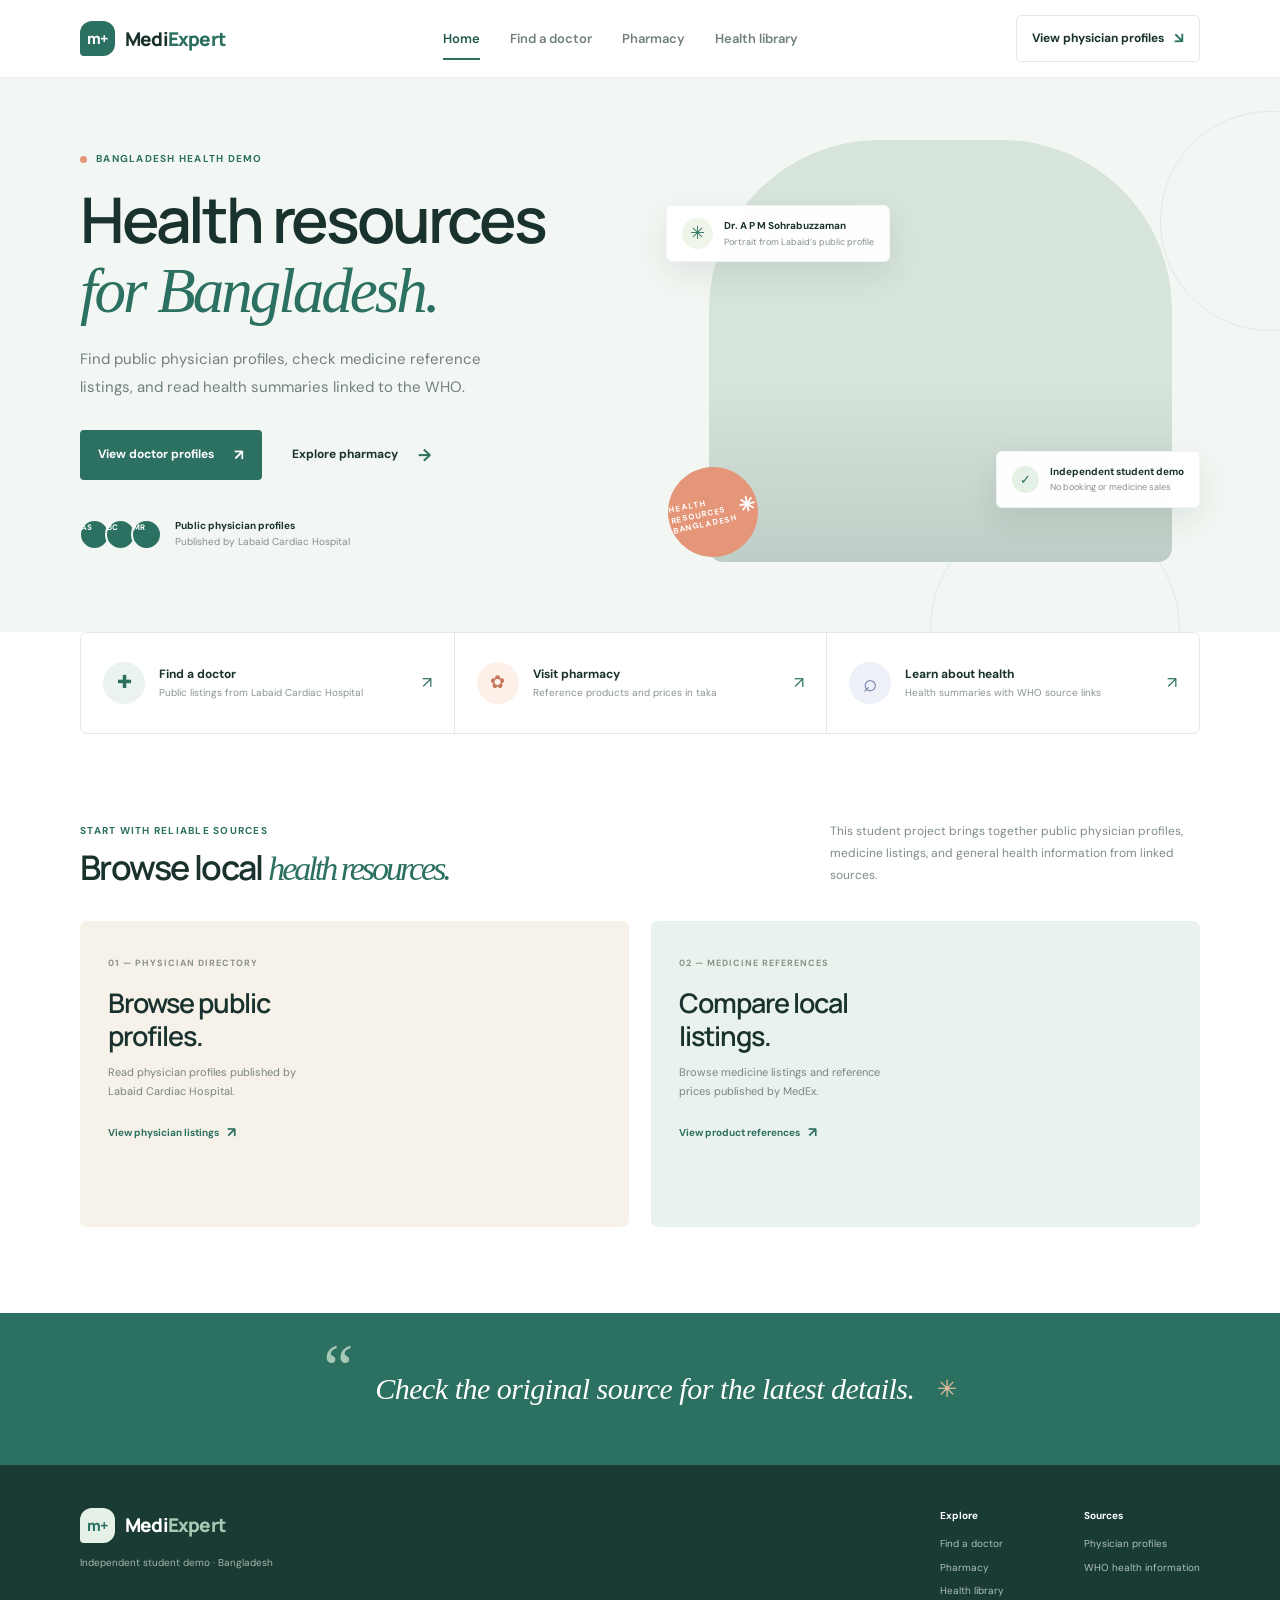
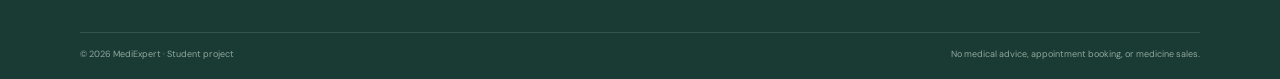
<file: index.html>
<!doctype html>
<html lang="en">
  <head>
    <meta charset="utf-8" />
    <meta name="viewport" content="width=device-width, initial-scale=1" />
    <meta
      name="description"
      content="Explore public physician profiles, Bangladesh medicine reference prices, and WHO-linked health information in this independent student demo."
    />
    <title>MediExpert — Health resources for Bangladesh</title>
    <link rel="preconnect" href="https://fonts.googleapis.com" />
    <link rel="preconnect" href="https://fonts.gstatic.com" crossorigin />
    <link
      href="https://fonts.googleapis.com/css2?family=DM+Sans:wght@400;500;600;700&family=Manrope:wght@400;500;600;700;800&display=swap"
      rel="stylesheet"
    />
    <link rel="stylesheet" href="/style/style.css" />
    <link rel="stylesheet" href="/style/home.css" />
    <script src="/js/script.js" defer></script>
  </head>
  <body>
    <header class="site-header">
      <div class="container nav-wrap">
        <a class="brand" href="/" aria-label="MediExpert home"
          ><span class="brand-mark">m+</span
          ><span>Medi<span class="brand-accent">Expert</span></span></a
        >
        <button
          class="menu-toggle"
          type="button"
          aria-expanded="false"
          aria-label="Open navigation"
        >
          <span></span><span></span><span></span>
        </button>
        <nav class="main-nav" aria-label="Main navigation">
          <a class="active" href="/">Home</a><a href="/doctors">Find a doctor</a
          ><a href="/pharmacy">Pharmacy</a><a href="/health">Health library</a>
        </nav>
        <a class="nav-cta" href="doctors/#providers"
          >View physician profiles <span>↘</span></a
        >
      </div>
    </header>
    <main>
      <section class="hero">
        <div class="container hero-grid">
          <div class="hero-copy">
            <div class="eyebrow">
              <span class="eyebrow-dot"></span> Bangladesh health demo
            </div>
            <h1>Health resources<br /><span>for Bangladesh.</span></h1>
            <p class="hero-text">
              Find public physician profiles, check medicine reference listings,
              and read health summaries linked to the WHO.
            </p>
            <div class="hero-actions">
              <a class="button button-primary" href="/doctors"
                >View doctor profiles <span>↗</span></a
              ><a class="button button-quiet" href="/pharmacy"
                >Explore pharmacy <span>→</span></a
              >
            </div>
            <div class="hero-proof">
              <div class="avatar-stack" aria-hidden="true">
                <span>AS</span><span>BC</span><span>MR</span>
              </div>
              <div>
                <strong>Public physician profiles</strong
                ><span>Published by Labaid Cardiac Hospital</span>
              </div>
            </div>
          </div>
          <div class="hero-visual">
            <div
              class="hero-photo"
              role="img"
              aria-label="Portrait of Dr. A P M Sohrabuzzaman from Labaid Cardiac Hospital"
            ></div>
            <div class="floating-note note-top">
              <span class="note-icon">✳</span
              ><span
                ><strong>Dr. A P M Sohrabuzzaman</strong
                ><small>Portrait from Labaid’s public profile</small></span
              >
            </div>
            <div class="floating-note note-bottom">
              <span class="mini-check">✓</span
              ><span
                ><strong>Independent student demo</strong
                ><small>No booking or medicine sales</small></span
              >
            </div>
            <div class="hero-stamp">
              <span>HEALTH<br />RESOURCES<br />BANGLADESH</span><b>✳</b>
            </div>
          </div>
        </div>
        <div class="hero-orb orb-one"></div>
        <div class="hero-orb orb-two"></div>
      </section>
      <section class="quick-links">
        <div class="container quick-grid">
          <a class="quick-card" href="doctors"
            ><span class="quick-icon icon-doctor">✚</span
            ><span
              ><strong>Find a doctor</strong
              ><small>Public listings from Labaid Cardiac Hospital</small></span
            ><span class="quick-arrow">↗</span></a
          >
          <a class="quick-card" href="pharmacy"
            ><span class="quick-icon icon-pharmacy">✿</span
            ><span
              ><strong>Visit pharmacy</strong
              ><small>Reference products and prices in taka</small></span
            ><span class="quick-arrow">↗</span></a
          >
          <a class="quick-card" href="/health"
            ><span class="quick-icon icon-learn">⌕</span
            ><span
              ><strong>Learn about health</strong
              ><small>Health summaries with WHO source links</small></span
            ><span class="quick-arrow">↗</span></a
          >
        </div>
      </section>
      <section class="section section-care">
        <div class="container">
          <div class="section-heading">
            <div>
              <div class="eyebrow">Start with reliable sources</div>
              <h2>Browse local <span>health resources.</span></h2>
            </div>
            <p>
              This student project brings together public physician profiles,
              medicine listings, and general health information from linked sources.
            </p>
          </div>
          <div class="care-grid">
            <article class="care-card care-doctor">
              <div class="care-card-content">
                <span class="card-kicker">01 — Physician directory</span>
                <h3>Browse public<br />profiles.</h3>
                <p>
                  Read physician profiles published by Labaid Cardiac Hospital.
                </p>
                <a class="text-link" href="doctors"
                  >View physician listings <span>↗</span></a
                >
              </div>
              <div
                class="care-image doctor-image"
                role="img"
                aria-label="Portrait of Professor Dr. Baren Chakraborty from Labaid Cardiac Hospital"
              ></div>
            </article>
            <article class="care-card care-wellness">
              <div class="care-card-content">
                <span class="card-kicker">02 — Medicine references</span>
                <h3>Compare local<br />listings.</h3>
                <p>
                  Browse medicine listings and reference prices published by MedEx.
                </p>
                <a class="text-link" href="pharmacy"
                  >View product references <span>↗</span></a
                >
              </div>
              <div
                class="care-image wellness-image"
                role="img"
                aria-label="Napa 120 mg/5 ml syrup package shown on MedEx"
              ></div>
            </article>
          </div>
        </div>
      </section>
      <section class="quote-band">
        <div class="container quote-inner">
          <span class="quote-mark">“</span>
          <blockquote>
            Check the original source for the latest details.
          </blockquote>
          <span class="quote-spark">✳</span>
        </div>
      </section>
    </main>
    <footer class="site-footer">
      <div class="container footer-main">
        <div class="footer-brand">
          <a class="brand brand-light" href="index.html"
            ><span class="brand-mark">m+</span
            ><span>Medi<span class="brand-accent">Expert</span></span></a
          >
          <p>Independent student demo · Bangladesh</p>
        </div>
        <div class="footer-links">
          <div>
            <strong>Explore</strong
            ><a href="doctors/index.html">Find a doctor</a
            ><a href="pharmacy/index.html">Pharmacy</a
            ><a href="health/index.html">Health library</a>
          </div>
          <div>
            <strong>Sources</strong
            ><a href="doctors/index.html#providers">Physician profiles</a
            ><a href="health/index.html#disclaimer">WHO health information</a>
          </div>
        </div>
      </div>
      <div class="container footer-bottom">
        <span>© 2026 MediExpert · Student project</span
        ><span>No medical advice, appointment booking, or medicine sales.</span>
      </div>
    </footer>
  </body>
</html>
</file>
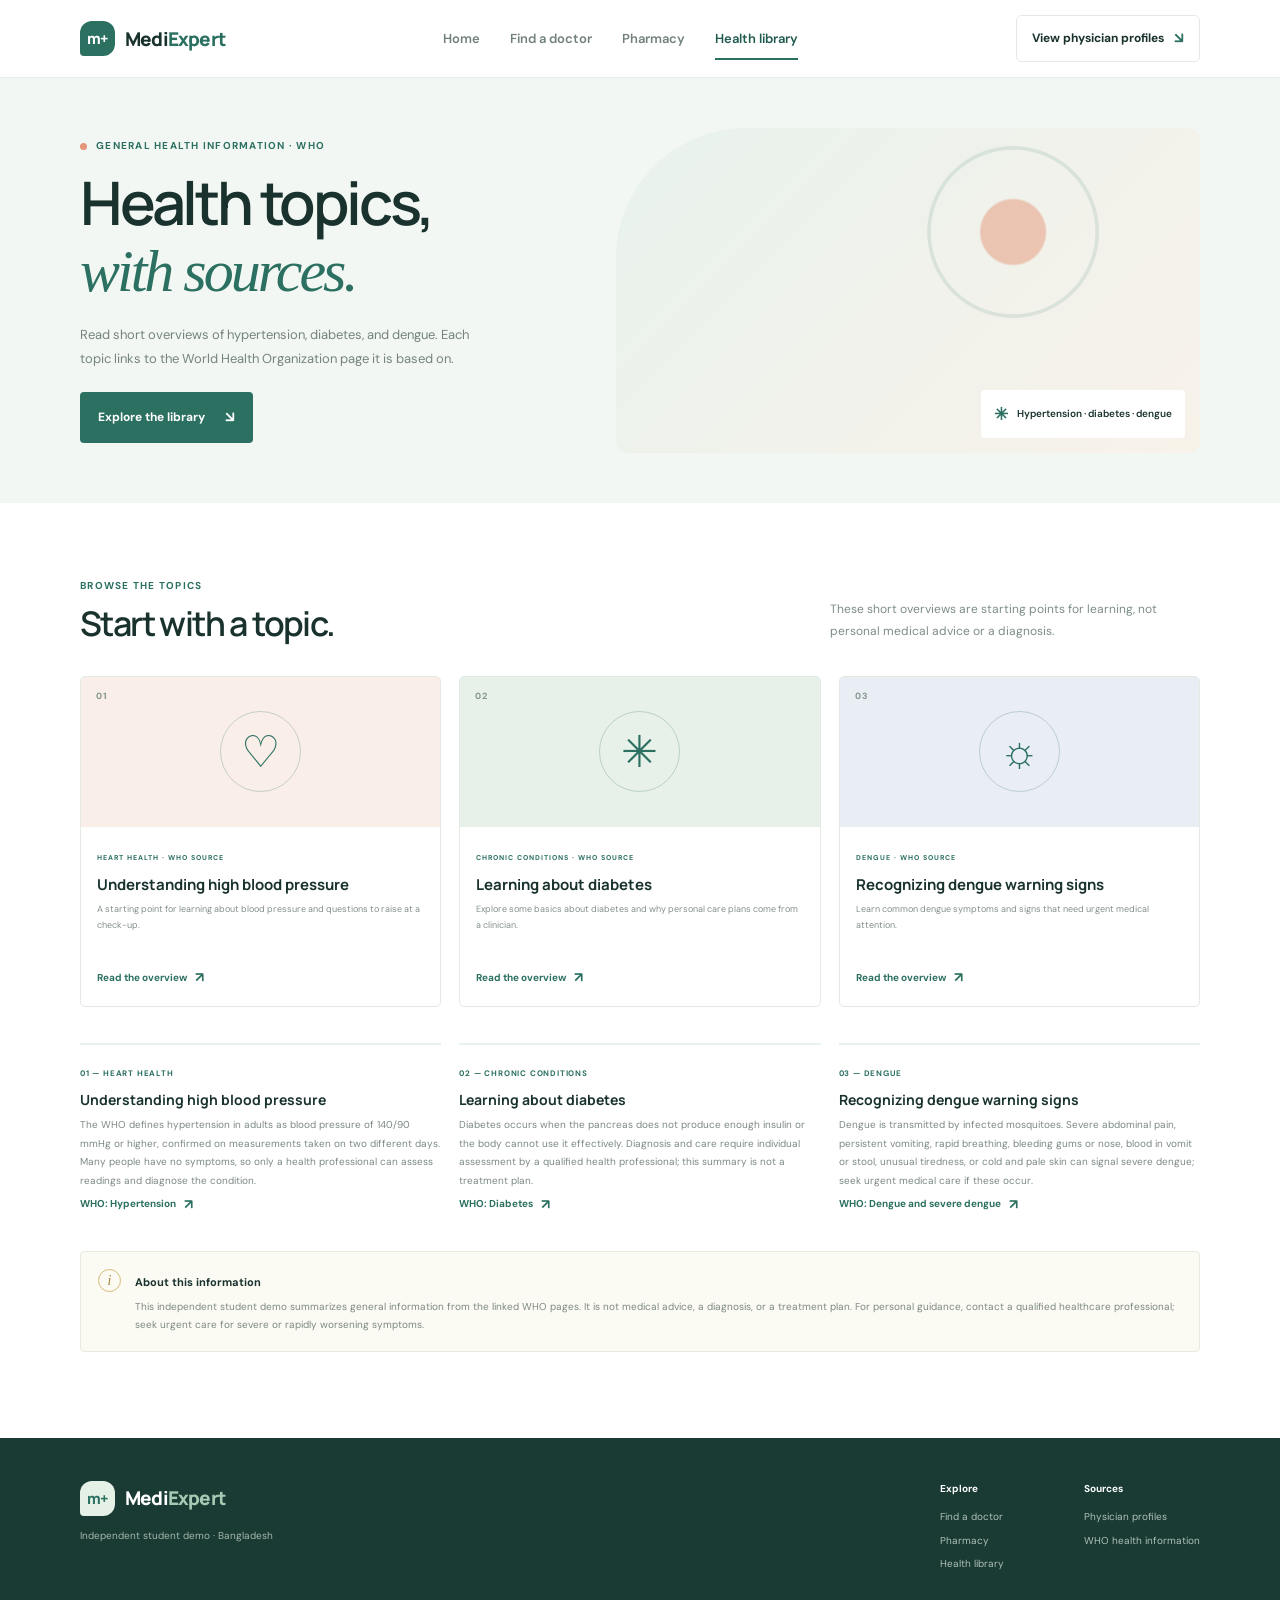
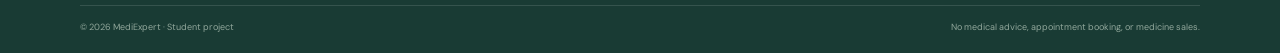
<file: health/index.html>
<!doctype html>
<html lang="en">
  <head>
    <meta charset="utf-8" />
    <meta name="viewport" content="width=device-width, initial-scale=1" />
    <meta
      name="description"
      content="Read general health summaries linked to World Health Organization information about hypertension, diabetes, and dengue."
    />
    <title>Health library — MediExpert</title>
    <link rel="preconnect" href="https://fonts.googleapis.com" />
    <link rel="preconnect" href="https://fonts.gstatic.com" crossorigin />
    <link
      href="https://fonts.googleapis.com/css2?family=DM+Sans:wght@400;500;600;700&family=Manrope:wght@400;500;600;700;800&display=swap"
      rel="stylesheet"
    />
    <link rel="stylesheet" href="../style/style.css" />
    <link rel="stylesheet" href="../style/health.css" />
    <script src="../js/script.js" defer></script>
  </head>
  <body>
    <header class="site-header">
      <div class="container nav-wrap">
        <a class="brand" href="../" aria-label="MediExpert home"
          ><span class="brand-mark">m+</span
          ><span>Medi<span class="brand-accent">Expert</span></span></a
        >
        <button
          class="menu-toggle"
          type="button"
          aria-expanded="false"
          aria-label="Open navigation"
        >
          <span></span><span></span><span></span>
        </button>
        <nav class="main-nav" aria-label="Main navigation">
          <a href="../">Home</a><a href="../doctors">Find a doctor</a>
          <a href="../pharmacy">Pharmacy</a>
          <a class="active" href="../health">Health library</a>
        </nav>
        <a class="nav-cta" href="../doctors/#providers"
          >View physician profiles <span>↘</span></a
        >
      </div>
    </header>
    <main>
      <section class="page-hero health-page-hero">
        <div class="container page-hero-inner">
          <div>
            <div class="eyebrow">
              <span class="eyebrow-dot"></span> General health information · WHO
            </div>
            <h1>Health topics,<br /><span>with sources.</span></h1>
            <p>
              Read short overviews of hypertension, diabetes, and dengue. Each
              topic links to the World Health Organization page it is based on.
            </p>
            <a class="button button-primary" href="#articles"
              >Explore the library <span>↘</span></a
            >
          </div>
          <div class="page-hero-image health-hero-image">
            <div class="image-caption">
              <span>✳</span> Hypertension · diabetes · dengue
            </div>
          </div>
        </div>
      </section>
      <section class="section article-section" id="articles">
        <div class="container">
          <div class="section-heading">
            <div>
              <div class="eyebrow">Browse the topics</div>
              <h2>Start with a topic.</h2>
            </div>
            <p>
              These short overviews are starting points for learning, not
              personal medical advice or a diagnosis.
            </p>
          </div>
          <div class="article-grid">
            <article class="article-card">
              <div class="article-art article-art-peach">
                <span class="article-number">01</span
                ><span class="article-symbol">♡</span>
              </div>
              <div class="article-content">
                <span class="article-topic">HEART HEALTH · WHO SOURCE</span>
                <h3>Understanding high blood pressure</h3>
                <p>
                  A starting point for learning about blood pressure and
                  questions to raise at a check-up.
                </p>
                <a href="#blood-pressure" class="text-link"
                  >Read the overview <span>↗</span></a
                >
              </div>
            </article>
            <article class="article-card">
              <div class="article-art article-art-green">
                <span class="article-number">02</span
                ><span class="article-symbol">✳</span>
              </div>
              <div class="article-content">
                <span class="article-topic"
                  >CHRONIC CONDITIONS · WHO SOURCE</span
                >
                <h3>Learning about diabetes</h3>
                <p>
                  Explore some basics about diabetes and why personal care plans
                  come from a clinician.
                </p>
                <a href="#diabetes" class="text-link"
                  >Read the overview <span>↗</span></a
                >
              </div>
            </article>
            <article class="article-card">
              <div class="article-art article-art-blue">
                <span class="article-number">03</span
                ><span class="article-symbol">☼</span>
              </div>
              <div class="article-content">
                <span class="article-topic"                >DENGUE · WHO SOURCE</span>
                <h3>Recognizing dengue warning signs</h3>
                <p>
                  Learn common dengue symptoms and signs that need urgent
                  medical attention.
                </p>
                <a href="#dengue" class="text-link"
                  >Read the overview <span>↗</span></a
                >
              </div>
            </article>
          </div>
          <div class="reading-notes">
            <article id="blood-pressure">
              <span>01 — HEART HEALTH</span>
              <h3>Understanding high blood pressure</h3>
              <p>
                The WHO defines hypertension in adults as blood pressure of
                140/90 mmHg or higher, confirmed on measurements taken on two
                different days. Many people have no symptoms, so only a health
                professional can assess readings and diagnose the condition.
              </p>
              <a
                class="text-link"
                href="https://www.who.int/news-room/fact-sheets/detail/hypertension"
                target="_blank"
                rel="noopener noreferrer"
                >WHO: Hypertension <span>↗</span></a
              >
            </article>
            <article id="diabetes">
              <span>02 — CHRONIC CONDITIONS</span>
              <h3>Learning about diabetes</h3>
              <p>
                Diabetes occurs when the pancreas does not produce enough
                insulin or the body cannot use it effectively. Diagnosis and
                care require individual assessment by a qualified health
                professional; this summary is not a treatment plan.
              </p>
              <a
                class="text-link"
                href="https://www.who.int/news-room/fact-sheets/detail/diabetes"
                target="_blank"
                rel="noopener noreferrer"
                >WHO: Diabetes <span>↗</span></a
              >
            </article>
            <article id="dengue">
              <span>03 — DENGUE</span>
              <h3>Recognizing dengue warning signs</h3>
              <p>
                Dengue is transmitted by infected mosquitoes. Severe abdominal
                pain, persistent vomiting, rapid breathing, bleeding gums or
                nose, blood in vomit or stool, unusual tiredness, or cold and
                pale skin can signal severe dengue; seek urgent medical care if
                these occur.
              </p>
              <a
                class="text-link"
                href="https://www.who.int/news-room/fact-sheets/detail/dengue-and-severe-dengue"
                target="_blank"
                rel="noopener noreferrer"
                >WHO: Dengue and severe dengue <span>↗</span></a
              >
            </article>
          </div>
          <aside class="health-disclaimer" id="disclaimer">
            <span class="disclaimer-icon">i</span>
            <div>
              <strong>About this information</strong>
              <p>
                This independent student demo summarizes general information
                from the linked WHO pages. It is not medical advice, a
                diagnosis, or a treatment plan. For personal guidance, contact
                a qualified healthcare professional; seek urgent care for
                severe or rapidly worsening symptoms.
              </p>
            </div>
          </aside>
        </div>
      </section>
    </main>
    <footer class="site-footer">
      <div class="container footer-main">
        <div class="footer-brand">
          <a class="brand brand-light" href="index.html"
            ><span class="brand-mark">m+</span
            ><span>Medi<span class="brand-accent">Expert</span></span></a
          >
          <p>Independent student demo · Bangladesh</p>
        </div>
        <div class="footer-links">
          <div>
            <strong>Explore</strong><a href="../doctors">Find a doctor</a
            ><a href="../pharmacy">Pharmacy</a
            ><a href="../health">Health library</a>
          </div>
          <div>
            <strong>Sources</strong
            ><a href="../doctors/#providers">Physician profiles</a
            ><a href="#disclaimer">WHO health information</a>
          </div>
        </div>
      </div>
      <div class="container footer-bottom">
        <span>© 2026 MediExpert · Student project</span
        ><span>No medical advice, appointment booking, or medicine sales.</span>
      </div>
    </footer>
  </body>
</html>
</file>
<file: style/style.css>
:root {
  --ink: #19322e;
  --green: #2b7061;
  --green-dark: #20594d;
  --mint: #e8f2ed;
  --mint-light: #f3f7f3;
  --coral: #e59578;
  --line: #e4e9e3;
  --font-body: "DM Sans", sans-serif;
  --font-heading: "Manrope", sans-serif;
}
* {
  box-sizing: border-box;
}
html {
  scroll-behavior: smooth;
}
body {
  margin: 0;
  color: var(--ink);
  background: white;
  font: 15px/1.65 var(--font-body);
}
a {
  color: inherit;
  text-decoration: none;
}
button,
input,
select {
  font: inherit;
}
img {
  display: block;
  max-width: 100%;
}
.container {
  width: min(1120px, calc(100% - 48px));
  margin-inline: auto;
}
.site-header {
  position: sticky;
  z-index: 20;
  top: 0;
  height: 78px;
  border-bottom: 1px solid rgba(228, 233, 227, 0.8);
  background: rgba(255, 255, 255, 0.96);
  backdrop-filter: blur(12px);
}
.nav-wrap {
  height: 100%;
  display: flex;
  align-items: center;
  justify-content: space-between;
  gap: 25px;
}
.brand {
  display: inline-flex;
  align-items: center;
  gap: 10px;
  font: 800 19px var(--font-heading);
  letter-spacing: -0.8px;
  white-space: nowrap;
}
.brand-mark {
  width: 35px;
  height: 35px;
  display: grid;
  place-items: center;
  border-radius: 12px 12px 12px 4px;
  background: var(--green);
  color: white;
  font-size: 15px;
}
.brand-accent {
  color: var(--green);
}
.main-nav {
  display: flex;
  align-items: center;
  gap: 30px;
  color: #71807a;
  font-size: 13px;
  font-weight: 600;
}
.main-nav a {
  position: relative;
  padding: 28px 0;
}
.main-nav a:hover,
.main-nav a.active {
  color: var(--green-dark);
}
.main-nav a.active::after {
  position: absolute;
  right: 0;
  bottom: 17px;
  left: 0;
  height: 2px;
  background: var(--green);
  content: "";
}
.nav-cta {
  display: inline-flex;
  align-items: center;
  gap: 10px;
  border: 1px solid var(--line);
  border-radius: 5px;
  padding: 10px 15px;
  font-size: 12px;
  font-weight: 700;
  white-space: nowrap;
}
.nav-cta:hover {
  border-color: var(--green);
  background: var(--green);
  color: white;
}
.nav-cta > span {
  color: var(--green);
  font-size: 15px;
}
.nav-cta:hover > span {
  color: white;
}
.menu-toggle {
  display: none;
  border: 0;
  padding: 8px;
  background: none;
}
.menu-toggle span {
  display: block;
  width: 22px;
  height: 2px;
  margin: 5px;
  border-radius: 2px;
  background: var(--ink);
}
.eyebrow {
  display: flex;
  align-items: center;
  gap: 9px;
  color: var(--green);
  font-size: 10px;
  font-weight: 700;
  letter-spacing: 1.25px;
  text-transform: uppercase;
}
.eyebrow-dot {
  width: 7px;
  height: 7px;
  border-radius: 50%;
  background: var(--coral);
}
h1,
h2,
h3,
p {
  margin-top: 0;
}
.page-hero h1 {
  margin: 17px 0;
  font: 600 clamp(42px, 5vw, 63px)/1.1 var(--font-heading);
  letter-spacing: -3.2px;
}
.page-hero h1 span,
.section-heading h2 span {
  color: var(--green);
  font:
    italic 400 1em Georgia,
    serif;
  letter-spacing: -3px;
}
.button {
  min-height: 46px;
  display: inline-flex;
  align-items: center;
  justify-content: center;
  gap: 20px;
  border: 1px solid transparent;
  border-radius: 4px;
  padding: 12px 17px;
  font-size: 12px;
  font-weight: 700;
  transition:
    transform 0.2s,
    background 0.2s;
  cursor: pointer;
}
.button:hover {
  transform: translateY(-2px);
}
.button-primary {
  background: var(--green);
  color: white;
}
.button-primary:hover {
  background: var(--green-dark);
}
.button-primary span {
  font-size: 15px;
}
.mini-check {
  width: 31px;
  height: 31px;
  display: grid;
  flex: none;
  place-items: center;
  border-radius: 50%;
  background: #eff5e9;
  color: var(--green);
  font-size: 18px;
}
.mini-check {
  width: 27px;
  height: 27px;
  background: #e5f1e7;
  font-size: 13px;
}
.section {
  padding: 86px 0;
}
.section-heading {
  display: flex;
  align-items: end;
  justify-content: space-between;
  gap: 35px;
  margin-bottom: 32px;
}
.section-heading h2 {
  margin: 8px 0 0;
  font: 600 34px/1.22 var(--font-heading);
  letter-spacing: -1.6px;
}
.section-heading > p {
  max-width: 370px;
  margin: 0 0 2px;
  color: #7e8d86;
  font-size: 12px;
  line-height: 1.85;
}
.text-link {
  display: inline-flex;
  align-items: center;
  gap: 8px;
  color: var(--green);
  font-size: 10px;
  font-weight: 700;
}
.text-link span {
  font-size: 14px;
}
.site-footer {
  background: #193b34;
  color: white;
}
.footer-main {
  display: flex;
  justify-content: space-between;
  gap: 40px;
  padding-block: 43px 32px;
}
.brand-light .brand-mark {
  background: #e5f1e7;
  color: var(--green);
}
.brand-light .brand-accent {
  color: #a6c9b3;
}
.footer-brand p {
  margin: 12px 0 0;
  color: #a5b7ad;
  font-size: 10px;
}
.footer-links {
  display: flex;
  gap: 80px;
}
.footer-links div {
  display: grid;
  gap: 7px;
  align-content: start;
}
.footer-links strong {
  margin-bottom: 5px;
  font-size: 10px;
}
.footer-links a {
  color: #afc0b7;
  font-size: 10px;
}
.footer-links a:hover {
  color: white;
}
.footer-bottom {
  display: flex;
  justify-content: space-between;
  gap: 20px;
  border-top: 1px solid rgba(255, 255, 255, 0.12);
  padding-block: 14px 18px;
  color: #91a79b;
  font-size: 9px;
}
.page-hero {
  overflow: hidden;
  background: var(--mint-light);
}
.page-hero-inner {
  min-height: 425px;
  display: grid;
  grid-template-columns: 0.9fr 1.1fr;
  align-items: center;
  gap: 58px;
  padding-block: 48px;
}
.page-hero h1 {
  margin-top: 15px;
  font-size: clamp(43px, 5vw, 60px);
}
.page-hero-inner > div:first-child > p {
  max-width: 405px;
  margin-bottom: 21px;
  color: #75847d;
  font-size: 13px;
  line-height: 1.85;
}
.page-hero-image {
  position: relative;
  height: 325px;
  border-radius: 130px 12px 12px 12px;
  background-position: center 38%;
  background-size: cover;
}
.image-caption {
  position: absolute;
  right: 15px;
  bottom: 15px;
  display: flex;
  align-items: center;
  gap: 9px;
  border-radius: 4px;
  padding: 10px 13px;
  background: white;
  font-size: 10px;
  font-weight: 600;
}
.image-caption span {
  color: var(--green);
  font-size: 17px;
}
@media (max-width: 900px) {
  .main-nav {
    gap: 17px;
  }
  .nav-wrap {
    gap: 15px;
  }
  .nav-cta {
    padding: 9px 10px;
    font-size: 10px;
  }
}
@media (max-width: 680px) {
  .container {
    width: min(100% - 36px, 500px);
  }
  .site-header {
    height: 66px;
  }
  .brand {
    font-size: 18px;
  }
  .brand-mark {
    width: 32px;
    height: 32px;
  }
  .menu-toggle {
    display: block;
    order: 3;
  }
  .nav-wrap {
    position: relative;
    justify-content: space-between;
  }
  .nav-cta {
    margin-left: auto;
    font-size: 0;
    gap: 5px;
  }
  .nav-cta > span {
    font-size: 17px;
  }
  .main-nav {
    position: absolute;
    top: 65px;
    right: -18px;
    left: -18px;
    display: none;
    align-items: stretch;
    gap: 0;
    border-bottom: 1px solid var(--line);
    padding: 8px 18px 12px;
    background: white;
    box-shadow: 0 10px 18px rgba(25, 50, 46, 0.07);
  }
  .main-nav.open {
    display: flex;
    flex-direction: column;
  }
  .main-nav a {
    padding: 10px 0;
  }
  .main-nav a.active::after {
    right: auto;
    bottom: 5px;
    width: 26px;
  }
  .page-hero h1 {
    font-size: 48px;
    letter-spacing: -2.7px;
  }
  .section {
    padding: 60px 0;
  }
  .section-heading {
    align-items: start;
    flex-direction: column;
    gap: 12px;
    margin-bottom: 22px;
  }
  .section-heading h2 {
    font-size: 29px;
  }
  .section-heading > p {
    max-width: 480px;
  }
  .footer-main {
    flex-direction: column;
    gap: 25px;
    padding-block: 34px 25px;
  }
  .footer-links {
    gap: 55px;
  }
  .footer-bottom {
    flex-direction: column;
    gap: 3px;
  }
  .page-hero-inner {
    min-height: auto;
    grid-template-columns: 1fr;
    gap: 27px;
    padding-block: 43px 35px;
  }
  .page-hero-inner > div:first-child > p {
    font-size: 12px;
  }
  .page-hero-image {
    height: 260px;
    border-radius: 100px 8px 8px 8px;
  }
}
@media (max-width: 380px) {
  .container {
    width: calc(100% - 28px);
  }
  .page-hero h1 {
    font-size: 42px;
  }
}
</file>
<file: style/home.css>
.hero {
  position: relative;
  overflow: hidden;
  background: var(--mint-light);
}
.hero-grid {
  position: relative;
  z-index: 1;
  min-height: 548px;
  display: grid;
  grid-template-columns: 1fr 1fr;
  align-items: center;
  gap: 62px;
  padding-block: 62px 70px;
}
.hero h1 {
  margin: 17px 0;
  font: 600 clamp(42px, 5vw, 63px)/1.1 var(--font-heading);
  letter-spacing: -3.2px;
}
.hero h1 span {
  color: var(--green);
  font:
    italic 400 1em Georgia,
    serif;
  letter-spacing: -3px;
}
.hero-text {
  max-width: 450px;
  margin-bottom: 26px;
  color: #71807b;
  font-size: 15px;
  line-height: 1.9;
}
.hero-actions {
  display: flex;
  flex-wrap: wrap;
  align-items: center;
  gap: 12px;
}
.button-quiet {
  color: var(--ink);
}
.button-quiet span {
  color: var(--green);
  font-size: 17px;
}
.hero-proof {
  display: flex;
  align-items: center;
  gap: 13px;
  margin-top: 36px;
}
.avatar-stack {
  display: flex;
  padding-left: 4px;
}
.avatar-stack span {
  width: 31px;
  height: 31px;
  margin-left: -5px;
  display: grid;
  place-items: center;
  border: 2px solid var(--mint-light);
  border-radius: 50%;
  background: var(--green);
  color: white;
  font-size: 8px;
  font-weight: 700;
}
.hero-proof strong,
.hero-proof span {
  display: block;
}
.hero-proof strong {
  font-size: 10px;
}
.hero-proof div:last-child span {
  color: #84918b;
  font-size: 10px;
}
.hero-visual {
  position: relative;
  height: 422px;
}
.hero-photo {
  position: absolute;
  inset: 0 28px 0 38px;
  border-radius: 170px 170px 14px 14px;
  background: #d7e4dc
    url("https://labaid.com.bd/files/images/1700978846.jpg")
    center 35% / cover;
}
.hero-photo::after {
  position: absolute;
  inset: 0;
  border-radius: inherit;
  background: linear-gradient(180deg, transparent 56%, rgba(23, 54, 46, 0.13));
  content: "";
}
.floating-note {
  position: absolute;
  z-index: 2;
  display: flex;
  align-items: center;
  gap: 11px;
  border: 1px solid rgba(25, 50, 46, 0.05);
  border-radius: 6px;
  padding: 12px 15px;
  background: rgba(255, 255, 255, 0.96);
  box-shadow: 0 12px 32px rgba(34, 63, 53, 0.1);
}
.note-top {
  top: 65px;
  left: -5px;
}
.note-bottom {
  right: 0;
  bottom: 54px;
}
.note-icon {
  width: 31px;
  height: 31px;
  display: grid;
  flex: none;
  place-items: center;
  border-radius: 50%;
  background: #eff5e9;
  color: var(--green);
  font-size: 18px;
}
.floating-note strong,
.floating-note small {
  display: block;
}
.floating-note strong {
  font-size: 10px;
}
.floating-note small {
  color: #84918b;
  font-size: 9px;
}
.hero-stamp {
  position: absolute;
  bottom: 5px;
  left: -3px;
  width: 90px;
  height: 90px;
  display: flex;
  align-items: center;
  justify-content: center;
  gap: 3px;
  border-radius: 50%;
  background: var(--coral);
  color: white;
  transform: rotate(-12deg);
}
.hero-stamp span {
  font-size: 8px;
  font-weight: 700;
  line-height: 1.35;
  letter-spacing: 1px;
}
.hero-stamp b {
  font-size: 20px;
}
.hero-orb {
  position: absolute;
  border: 1px solid rgba(43, 112, 97, 0.1);
  border-radius: 50%;
}
.orb-one {
  top: 33px;
  right: -100px;
  width: 220px;
  height: 220px;
}
.orb-two {
  right: 100px;
  bottom: -123px;
  width: 250px;
  height: 250px;
}
.quick-grid {
  display: grid;
  grid-template-columns: repeat(3, 1fr);
  border: 1px solid var(--line);
  border-radius: 7px;
  background: white;
}
.quick-card {
  display: flex;
  min-height: 100px;
  align-items: center;
  gap: 14px;
  padding: 18px 22px;
}
.quick-card + .quick-card {
  border-left: 1px solid var(--line);
}
.quick-card:hover {
  background: #f8faf7;
}
.quick-icon {
  width: 42px;
  height: 42px;
  display: grid;
  flex: none;
  place-items: center;
  border-radius: 50%;
  font-size: 18px;
}
.icon-doctor {
  background: #eaf3ed;
  color: var(--green);
}
.icon-pharmacy {
  background: #fcf0e9;
  color: #c47658;
}
.icon-learn {
  background: #eef0f7;
  color: #6976a1;
  font-size: 24px;
}
.quick-card strong,
.quick-card small {
  display: block;
}
.quick-card strong {
  font-size: 12px;
}
.quick-card small {
  color: #89958f;
  font-size: 10px;
}
.quick-arrow {
  margin-left: auto;
  color: var(--green);
  font-size: 16px;
}
.care-grid {
  display: grid;
  grid-template-columns: 1fr 1fr;
  gap: 22px;
}
.care-card {
  position: relative;
  display: flex;
  min-height: 306px;
  overflow: hidden;
  border-radius: 7px;
}
.care-doctor {
  background: #f6f1e9;
}
.care-wellness {
  background: #eaf2ed;
}
.care-card-content {
  position: relative;
  z-index: 1;
  width: 55%;
  padding: 28px 0 25px 28px;
}
.card-kicker {
  color: #8a928b;
  font-size: 9px;
  font-weight: 700;
  letter-spacing: 1px;
  text-transform: uppercase;
}
.care-card h3 {
  margin: 14px 0 10px;
  font: 600 27px/1.22 var(--font-heading);
  letter-spacing: -1px;
}
.care-card p {
  max-width: 215px;
  margin-bottom: 17px;
  color: #79867f;
  font-size: 11px;
  line-height: 1.75;
}
.care-image {
  position: absolute;
  inset: 0 0 0 auto;
  width: 48%;
  background-position: center;
  background-size: cover;
}
.doctor-image {
  background-image:
    linear-gradient(90deg, #f6f1e9 0%, transparent 35%),
    url("https://labaid.com.bd/files/images/1700980266.jpg");
}
.wellness-image {
  background-image:
    linear-gradient(90deg, #eaf2ed 0%, transparent 35%),
    url("https://medex.com.bd/storage/images/packaging/napa-120-mg-syrup-2490148577-ZLDaH1pmjy.webp");
}
.quote-band {
  background: var(--green);
  color: white;
}
.quote-inner {
  min-height: 152px;
  display: flex;
  align-items: center;
  justify-content: center;
  gap: 22px;
}
.quote-mark {
  align-self: flex-start;
  margin-top: 22px;
  color: #a7c8b4;
  font:
    67px/1 Georgia,
    serif;
}
.quote-inner blockquote {
  margin: 0;
  font:
    italic clamp(22px, 3vw, 30px) Georgia,
    serif;
  letter-spacing: -0.5px;
}
.quote-spark {
  color: #e9c19d;
  font-size: 24px;
}
@media (max-width: 900px) {
  .hero-grid {
    gap: 30px;
  }
  .hero-visual {
    height: 375px;
  }
  .hero-proof {
    margin-top: 25px;
  }
  .quick-card {
    gap: 9px;
    padding-inline: 13px;
  }
  .care-card-content {
    padding-left: 20px;
  }
  .care-card h3 {
    font-size: 24px;
  }
}
@media (max-width: 680px) {
  .hero-grid {
    min-height: auto;
    grid-template-columns: 1fr;
    gap: 29px;
    padding-block: 50px 38px;
  }
  .hero h1 {
    font-size: 48px;
    letter-spacing: -2.7px;
  }
  .hero-text {
    max-width: 410px;
    font-size: 13px;
  }
  .hero-proof {
    margin-top: 24px;
  }
  .hero-visual {
    height: 350px;
    margin-inline: 10px;
  }
  .hero-photo {
    right: 30px;
    left: 33px;
    border-radius: 130px 130px 10px 10px;
  }
  .note-top {
    top: 40px;
    left: -6px;
  }
  .note-bottom {
    right: -5px;
    bottom: 37px;
  }
  .hero-stamp {
    bottom: 0;
    width: 75px;
    height: 75px;
  }
  .quick-grid {
    grid-template-columns: 1fr;
  }
  .quick-card {
    min-height: 76px;
    padding: 12px 16px;
  }
  .quick-card + .quick-card {
    border-top: 1px solid var(--line);
    border-left: 0;
  }
  .quick-icon {
    width: 37px;
    height: 37px;
  }
  .care-grid {
    grid-template-columns: 1fr;
    gap: 14px;
  }
  .care-card {
    min-height: 280px;
  }
  .care-card-content {
    width: 60%;
    padding: 24px 0 20px 19px;
  }
  .care-card h3 {
    font-size: 24px;
  }
  .care-image {
    width: 48%;
  }
  .quote-inner {
    min-height: 125px;
    gap: 12px;
  }
  .quote-mark {
    margin-top: 21px;
    font-size: 48px;
  }
  .quote-inner blockquote {
    font-size: 21px;
  }
  .quote-spark {
    font-size: 17px;
  }
}
@media (max-width: 380px) {
  .hero h1 {
    font-size: 42px;
  }
  .hero-actions {
    align-items: stretch;
    flex-direction: column;
  }
  .button-quiet {
    justify-content: flex-start;
  }
  .hero-visual {
    height: 300px;
  }
  .floating-note {
    padding: 9px 10px;
  }
  .note-bottom {
    right: -5px;
  }
}
</file>
<file: style/health.css>
.health-hero-image {
  background:
    radial-gradient(circle at 68% 32%, rgba(229, 149, 120, 0.5) 0 7%, transparent 7.5%),
    radial-gradient(circle at 68% 32%, transparent 0 18%, rgba(43, 112, 97, 0.12) 18.2% 18.8%, transparent 19%),
    linear-gradient(135deg, #e8f2ed, #f8f2e9);
}
.article-section {
  padding-top: 75px;
}
.article-topic {
  color: var(--green);
  font-size: 8px;
  font-weight: 700;
  letter-spacing: 1px;
}
.article-grid {
  display: grid;
  grid-template-columns: repeat(3, 1fr);
  gap: 18px;
}
.article-card {
  overflow: hidden;
  border: 1px solid var(--line);
  border-radius: 5px;
}
.article-art {
  position: relative;
  height: 150px;
  display: grid;
  place-items: center;
  overflow: hidden;
}
.article-art-peach {
  background: #f9eee8;
}
.article-art-green {
  background: #e8f1e9;
}
.article-art-blue {
  background: #e9edf4;
}
.article-number {
  position: absolute;
  top: 12px;
  left: 15px;
  color: #81958a;
  font-size: 9px;
  font-weight: 700;
  letter-spacing: 1px;
}
.article-symbol {
  width: 81px;
  height: 81px;
  display: grid;
  place-items: center;
  border: 1px solid rgba(43, 112, 97, 0.25);
  border-radius: 50%;
  color: var(--green);
  font:
    44px Georgia,
    serif;
}
.article-content {
  padding: 16px;
}
.article-topic {
  font-size: 7px;
}
.article-content h3 {
  margin: 6px 0;
  font: 700 15px/1.4 var(--font-heading);
}
.article-content p {
  min-height: 53px;
  margin-bottom: 10px;
  color: #849089;
  font-size: 9px;
  line-height: 1.8;
}
.reading-notes {
  display: grid;
  grid-template-columns: repeat(3, 1fr);
  gap: 18px;
  margin-top: 36px;
}
.reading-notes article {
  scroll-margin-top: 95px;
  border-top: 2px solid var(--mint);
  padding-top: 14px;
}
.reading-notes article > span {
  color: var(--green);
  font-size: 8px;
  font-weight: 700;
  letter-spacing: 0.8px;
}
.reading-notes h3 {
  margin: 7px 0;
  font: 700 14px var(--font-heading);
}
.reading-notes p {
  margin: 0;
  color: #7c8982;
  font-size: 10px;
  line-height: 1.85;
}
.health-disclaimer {
  display: flex;
  gap: 14px;
  margin-top: 35px;
  border: 1px solid #e8eadd;
  border-radius: 4px;
  padding: 17px;
  background: #fbfaf3;
  scroll-margin-top: 95px;
}
.disclaimer-icon {
  width: 23px;
  height: 23px;
  display: grid;
  flex: none;
  place-items: center;
  border: 1px solid #d5bd79;
  border-radius: 50%;
  color: #a18943;
  font:
    italic 14px Georgia,
    serif;
}
.health-disclaimer strong {
  font-size: 11px;
}
.health-disclaimer p {
  margin: 4px 0 0;
  color: #7c8982;
  font-size: 10px;
  line-height: 1.8;
}
@media (max-width: 680px) {
  .article-grid {
    grid-template-columns: 1fr;
  }
  .article-card {
    display: grid;
    grid-template-columns: 115px 1fr;
  }
  .article-art {
    height: 100%;
    min-height: 185px;
  }
  .article-symbol {
    width: 60px;
    height: 60px;
    font-size: 32px;
  }
  .article-content {
    padding: 14px 12px;
  }
  .article-content p {
    min-height: 0;
  }
  .reading-notes {
    grid-template-columns: 1fr;
    gap: 20px;
  }
}
</file>
